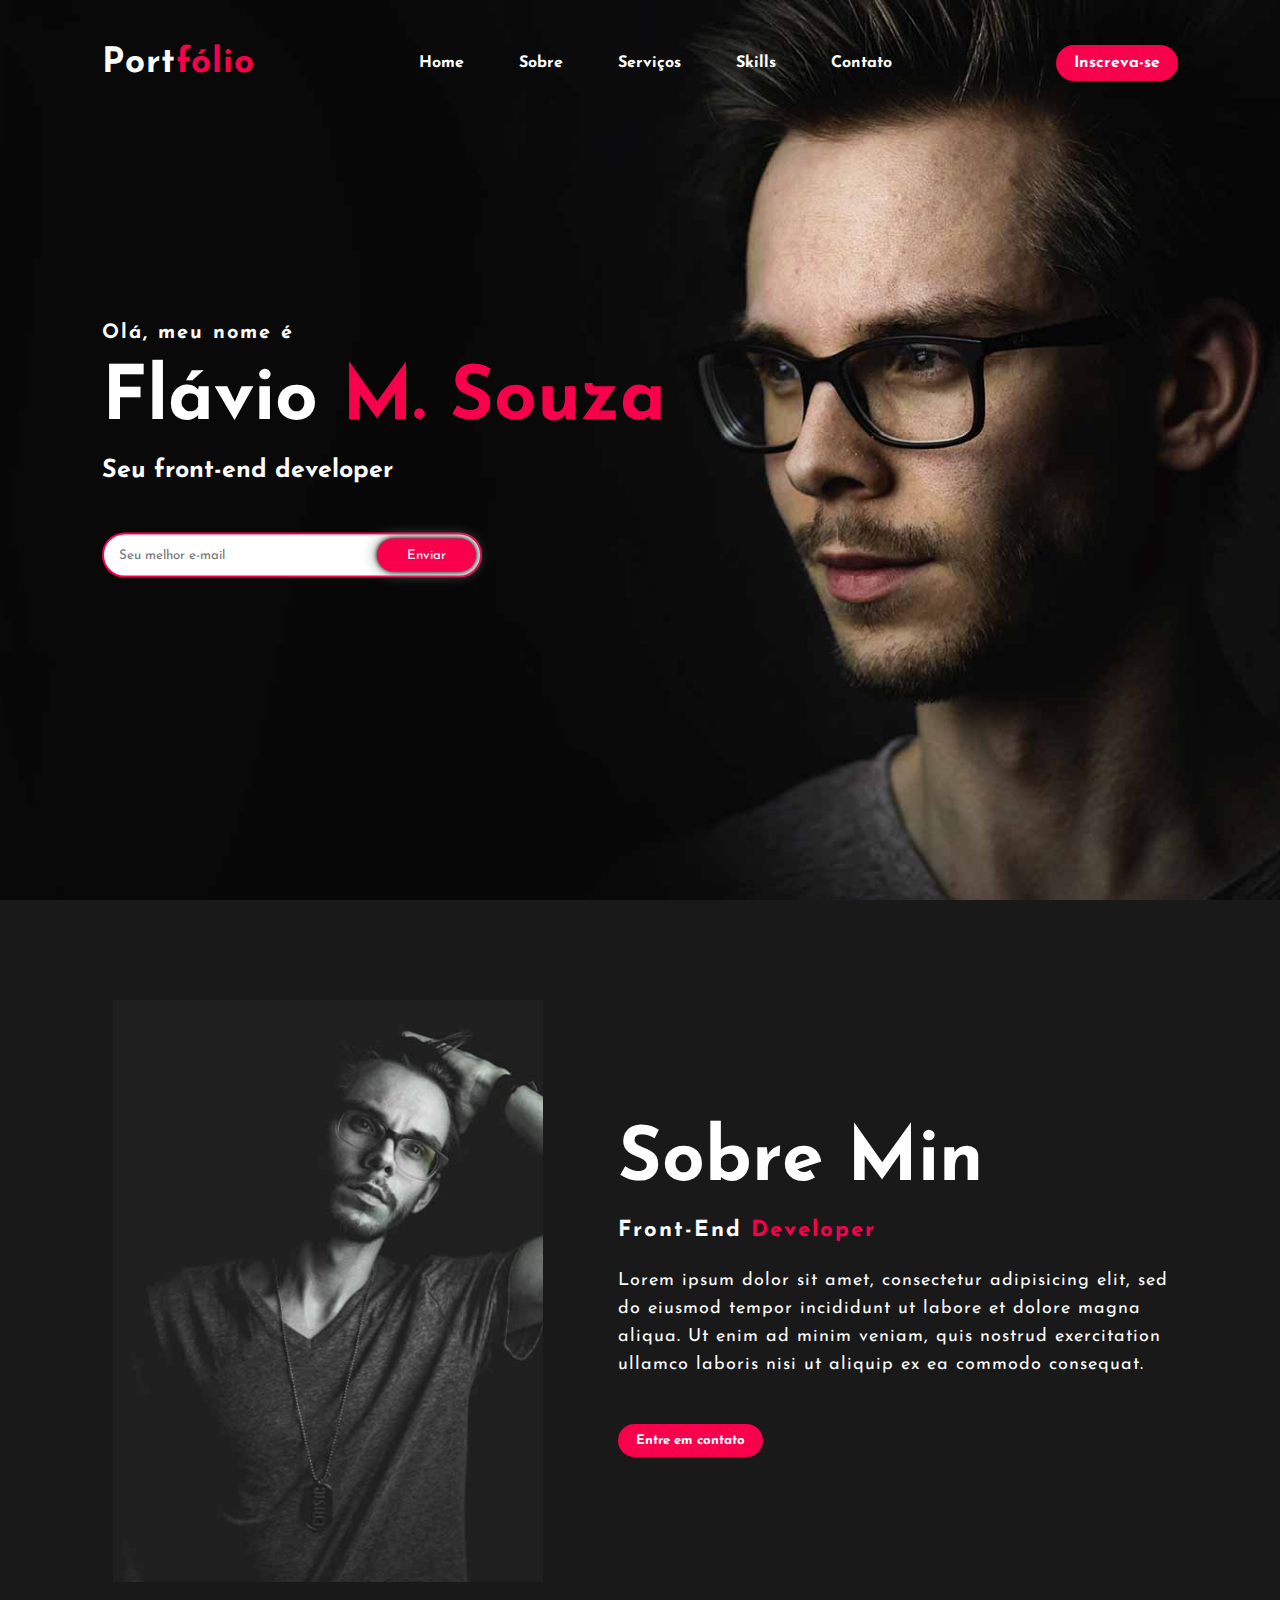
<file: index.html>
<!DOCTYPE html>
<html lang="pt-br">
<head>
	<link rel="preconnect" href="https://fonts.googleapis.com">
	<link rel="preconnect" href="https://fonts.gstatic.com" crossorigin>
	<meta charset="utf-8">
	<meta name="viewport" content="width=device-width, initial-scale=1">
	<title>Portfólio - Flávio Macario de Souza</title>
	<link href="https://fonts.googleapis.com/css2?family=Josefin+Sans:wght@100;200;300;400;500;700&display=swap" rel="stylesheet"> 
	<link rel="stylesheet" href="https://cdnjs.cloudflare.com/ajax/libs/font-awesome/5.15.3/css/all.min.css" integrity="sha512-iBBXm8fW90+nuLcSKlbmrPcLa0OT92xO1BIsZ+ywDWZCvqsWgccV3gFoRBv0z+8dLJgyAHIhR35VZc2oM/gI1w==" crossorigin="anonymous" referrerpolicy="no-referrer" />
	<link rel="stylesheet" type="text/css" href="./css/styles.css">
</head>
<body>
	<!-- section hero -->
	<div class="hero">
		<nav>
			<h2 class="logo">Port<span>fólio</span></h2>
			<ul>
				<li><a href="#">Home</a></li>
				<li><a href="#">Sobre</a></li>
				<li><a href="#">Serviços</a></li>
				<li><a href="#">Skills</a></li>
				<li><a href="#">Contato</a></li>
			</ul>
			<a href="" class="btn">Inscreva-se</a>
		</nav>
		<div class="content">
			<h4>Olá, meu nome é </h4>
			<h1>Flávio <span>M. Souza</span></h1>
			<h3>Seu front-end developer</h3>
			<div class="newsletter">
				<form>
					<input type="email" name="email" id="email" placeholder="Seu melhor e-mail">
					<input type="submit" name="submit" value="Enviar">
				</form>
			</div>
		</div>
	</div>
	<!-- end section hero -->

	<!-- section about -->
	<section class="about">
		<div class="main">
			<img src="./images/main-img.png" alt="" title="">
			<div class="about-text">
				<h2>Sobre min</h2>
				<h5>Front-end <span>Developer</span></h5>
				<p>Lorem ipsum dolor sit amet, consectetur adipisicing elit, sed do eiusmod
				tempor incididunt ut labore et dolore magna aliqua. Ut enim ad minim veniam,
				quis nostrud exercitation ullamco laboris nisi ut aliquip ex ea commodo
				consequat.</p>
				<button class="btn" type="button">Entre em contato</button>
			</div>
		</div>
	</section>
	<!-- https://www.youtube.com/watch?v=lgeoAUvoRJU&t=79s  20 minutos-->
</body>
</html>
</file>
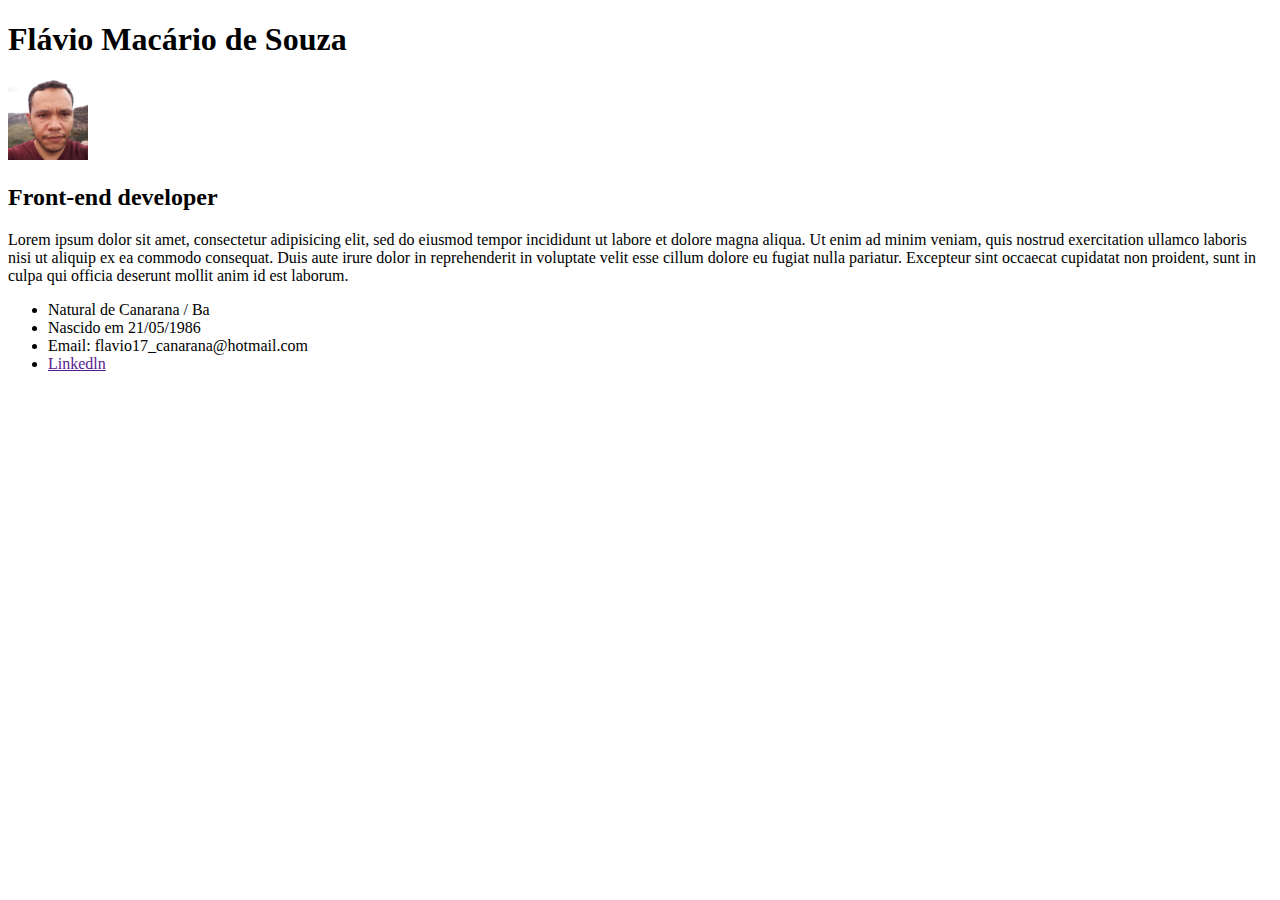
<file: bio.html>
<!DOCTYPE html>
<html>
<head>
	<meta charset="utf-8">
	<meta name="viewport" content="width=device-width, initial-scale=1">
	<title>Curriculo On-line</title>
</head>
<body>
	<h1>Flávio Macário de Souza</h1>
	<img src="./images/foto.jpg" alt="" title="" width="80px">

<h2>Front-end developer</h2>
<p>Lorem ipsum dolor sit amet, consectetur adipisicing elit, sed do eiusmod
tempor incididunt ut labore et dolore magna aliqua. Ut enim ad minim veniam,
quis nostrud exercitation ullamco laboris nisi ut aliquip ex ea commodo
consequat. Duis aute irure dolor in reprehenderit in voluptate velit esse
cillum dolore eu fugiat nulla pariatur. Excepteur sint occaecat cupidatat non
proident, sunt in culpa qui officia deserunt mollit anim id est laborum.</p>
<ul>
	<li>Natural de Canarana / Ba</li>
	<li>Nascido em 21/05/1986</li>
	<li>Email: flavio17_canarana@hotmail.com</li>
	<li><a href="">Linkedln</li>
</ul>
</body>
</html>
</file>
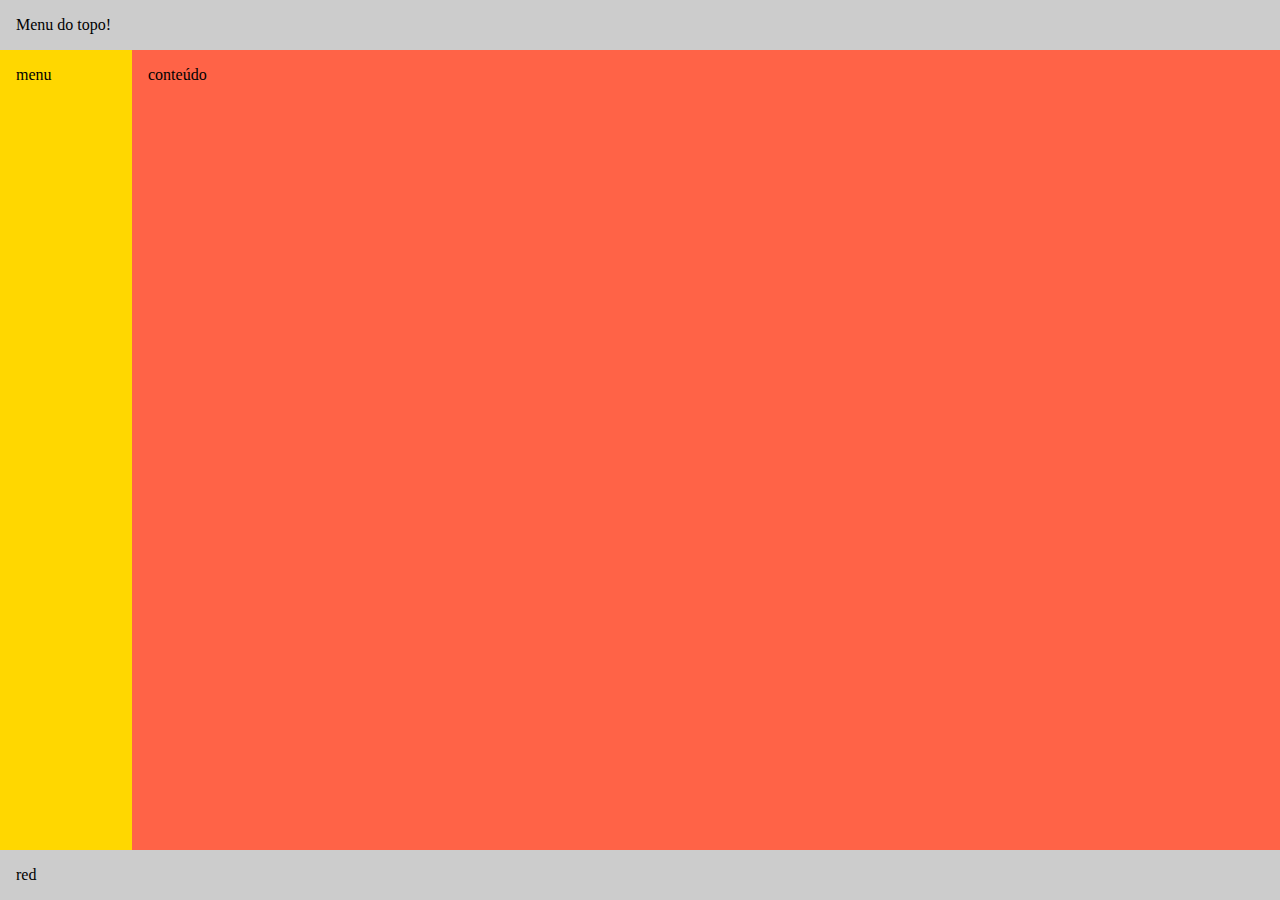
<file: flex.html>
<!DOCTYPE html>
<html>
<head>
	<meta charset="utf-8">
	<meta name="viewport" content="width=device-width, initial-scale=1">
	<title>Display Flex</title>
	<style type="text/css">
		html,
		body {
			margin: 0;
			padding: 0;
			box-sizing: border-box;
			height: 100%;
		}
		.container {
			height: 100%;
			display: flex;
			flex-direction: column;

			background: #069;
		}
		.header {
			background: #ccc;
			padding: 16px;
		}
		.main {
			display: flex;
			flex: 1;
		}
		.sidebar {
			padding: 16px;
			background: gold;
			width: 100px;
		}
		.content {
			background: tomato;
			padding: 16px;
			flex: 1;
		}
		.footer {
			background: #ccc;
			padding: 16px;
		}
		
	</style>
</head>
<body>
<div class="container">
	<div class="header">
		Menu do topo!
	</div>
	<div class="main">
		<div class="sidebar">
			menu
		</div>
		<div class="content">
			conteúdo
		</div>
	</div>
	<div class="footer">
		red
	</div>
</div>
</body>
</html>
</file>
<file: css/styles.css>
* {
	margin: 0;
	padding: 0;
	box-sizing: border-box;
	font-family: 'Josefin Sans', sans-serif;
}
.hero {
	width: 100%;
	height: 100vh;
	background-image: url('../images/background.jpg');
	background-size: cover;
	background-position: center;
}
nav {
	display: flex;
	align-items: center;
	justify-content: space-between;
	padding-top: 45px;
	padding-right: 8%;
	padding-left: 8%;
}
.logo {
	font-size: 35px;
	color: #fff;
	letter-spacing: 1px;
	cursor: pointer;
}
span {
	color: #f9004d;
}
nav ul li {
	list-style: none;
	display: inline-block;
	padding: 10px 25px;
}
nav ul li a {
	text-decoration: none;
	color: #fff;
	font-weight: bold;
	text-transform: capitalize;

}
nav ul li a:hover {
	color: #f9004d;
	transition: 0.5s;
}
.btn {
	cursor: pointer;
	background-color: #f9004d;
	color: #fff;
	border:  2px solid transparent;
	border-radius: 40px;
	padding: 8px 16px;
	text-decoration: none;
	font-weight: bold;
	transition: transform 0.4s;
}
.btn:hover {
	transform: scale(1.2);
}
.content {
	position: absolute;
	top: 50%;
	left: 8%;
	transform: translateY(-50%);
}
.content h1 {
	color: #fff;
	margin: 20px 0 20px;
	font-size: 75px;
}
.content h3 {
	color: #fff;
	font-size: 25px;
	margin-bottom: 50px;
}
.content h4 {
	color: #fcfcfc;
	letter-spacing: 2px;
	font-size: 20px;
}
.newsletter form {
	width: 380px;
	max-width: 100%;
	position: relative;
}
.newsletter form input:first-child {
	display: inline-block;
	width: 100%;
	padding: 14px 130px 14px 15px;
	border: 2px solid #f9004d;
	outline: none;
	border-radius: 30px;
}
.newsletter form input:last-child {
	position: absolute;
	display: inline-block;
	border: none;
	outline: none;
	padding: 10px 30px;
	border-radius: 30px;
	background-color: #f9004d;
	color: #fff;
	box-shadow: 0px 0px 5px #000, 0px 0px 15px #858585;
	top: 6px;
	right: 6px;
	cursor: pointer;
}
/* about */
.about {
	width: 100%;
	padding: 100px 0px;
	background-color: #191919;
}
.about img {
	height: auto;
	width: 430px;
}
.about-text {
	width: 550px;
} 
.about-text h2 {
	color: #fff;
	margin-bottom: 20px;
	font-size: 75px;
	text-transform: capitalize;
}
.about-text h5 {
	color: #fff;
	letter-spacing: 2px;
	font-size: 22px;
	margin-bottom: 25px;
	text-transform: capitalize;
}
.about-text	p {
	color: #fcfcfc;
	letter-spacing: 1px;
	line-height: 28px;
	font-size: 18px;
	margin-bottom: 45px;
}
.main {
	width: 1130px;
	max-width: 95%;
	margin: 0 auto;
	display: flex;
	align-items: center;
	justify-content: space-around;
}
</file>
